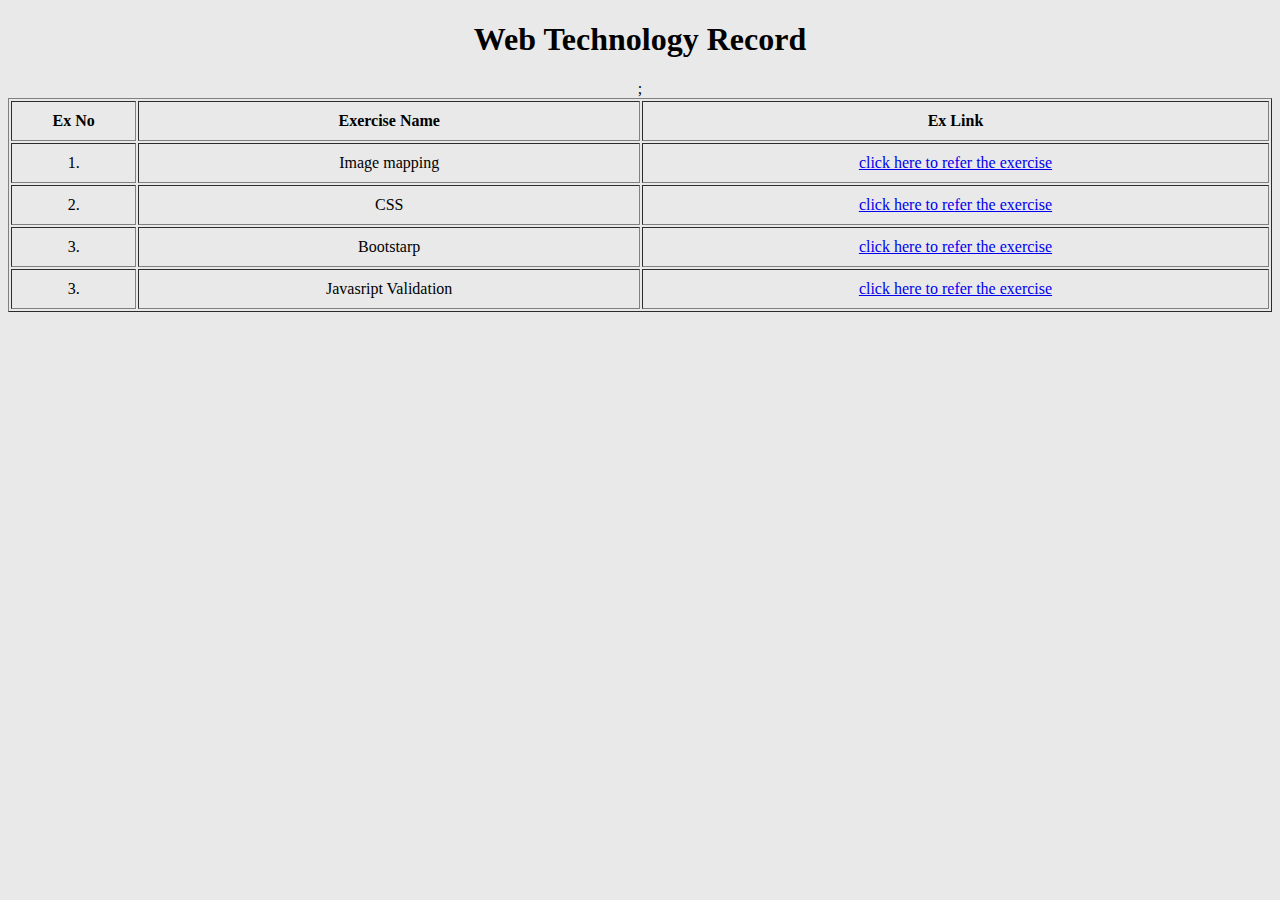
<file: index.html>
<!DOCTYPE html>
<html lang="en">
<head>
    <meta charset="UTF-8">
    <meta name="viewport" content="width=device-width, initial-scale=1.0">
    <title>Index</title>
    <style>
        body {
            background-color: #e9e9e9;
            text-align: center;
        }
        th,td{
            text-align: center;
            padding: 10px;
        }
    </style>
</head>
<body>
    <h1>Web Technology Record</h1>
    <table border="1" width="100%">
        <thead>
            <tr>
                <th width="10%">Ex No</th>;
                <th width="40%">Exercise Name</th>
                <th width="60%">Ex Link</th>
            </tr>
        </thead>
        <tr>
            <td>1.</td>
            <td>Image mapping</td>
            <td> <a href="ex 1 img map.html" target="_blank">click here to refer the exercise</a> </td>
        </tr>
        <tr>
            <td>2.</td>
            <td>CSS</td>
            <td> <a href="ex 2 css\ex 2.html" target="_blank">click here to refer the exercise</a> </td>
        </tr>
        <tr>
            <td>3.</td>
            <td>Bootstarp</td>
            <td> <a href="ex 3 \shop.html" target="_blank">click here to refer the exercise</a> </td>
        </tr>
        <tr>
            <td>3.</td>
            <td>Javasript Validation</td>
            <td> <a href="ex 3 \shop.html" target="_blank">click here to refer the exercise</a> </td>
        </tr>
    </table>
</body>
</html>
</file>
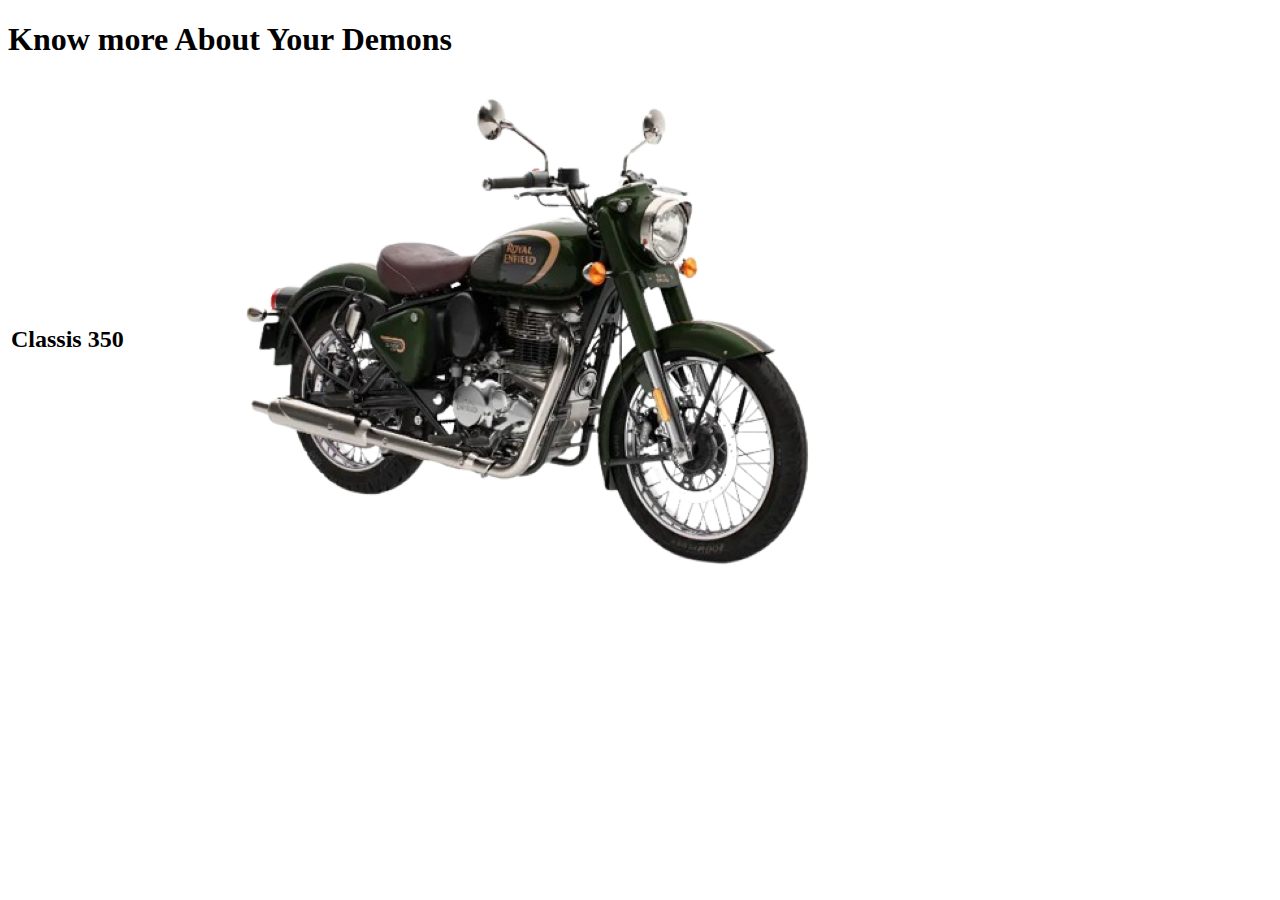
<file: ex 1 img map.html>
<!DOCTYPE html>
<html lang="en">
<head>
    <meta charset="UTF-8">
    <meta name="viewport" content="width=device-width, initial-scale=1.0">
    <title>Image Mapping</title>
</head>
<body>
    <h1>Know more About Your Demons</h1>
    <table>
        <tr>
            <td><h2>Classis 350</h2></td>
            <td><img src="reClassic350.png" alt="Classic 350" usemap="#bike"></td>
        </tr>
    </table>
    <map name="bike">
        <area shape="rect" coords="375,222,423,287" href="https://www.royalenfield.com/in/en/gma/engine/" target="_blank">
        <area shape="circle" coords="561,363,80" href="https://www.royalenfield.com/uk/en/gma/wheels/" target="_blank">
        <area shape="poly" coords="257,163,250,179,254,198,274,207,331,196,334,170,329,169,303,159" href="https://www.royalenfield.com/in/en/gma/seats/" target="_blank">
    </map>
</body>
</html>
</file>
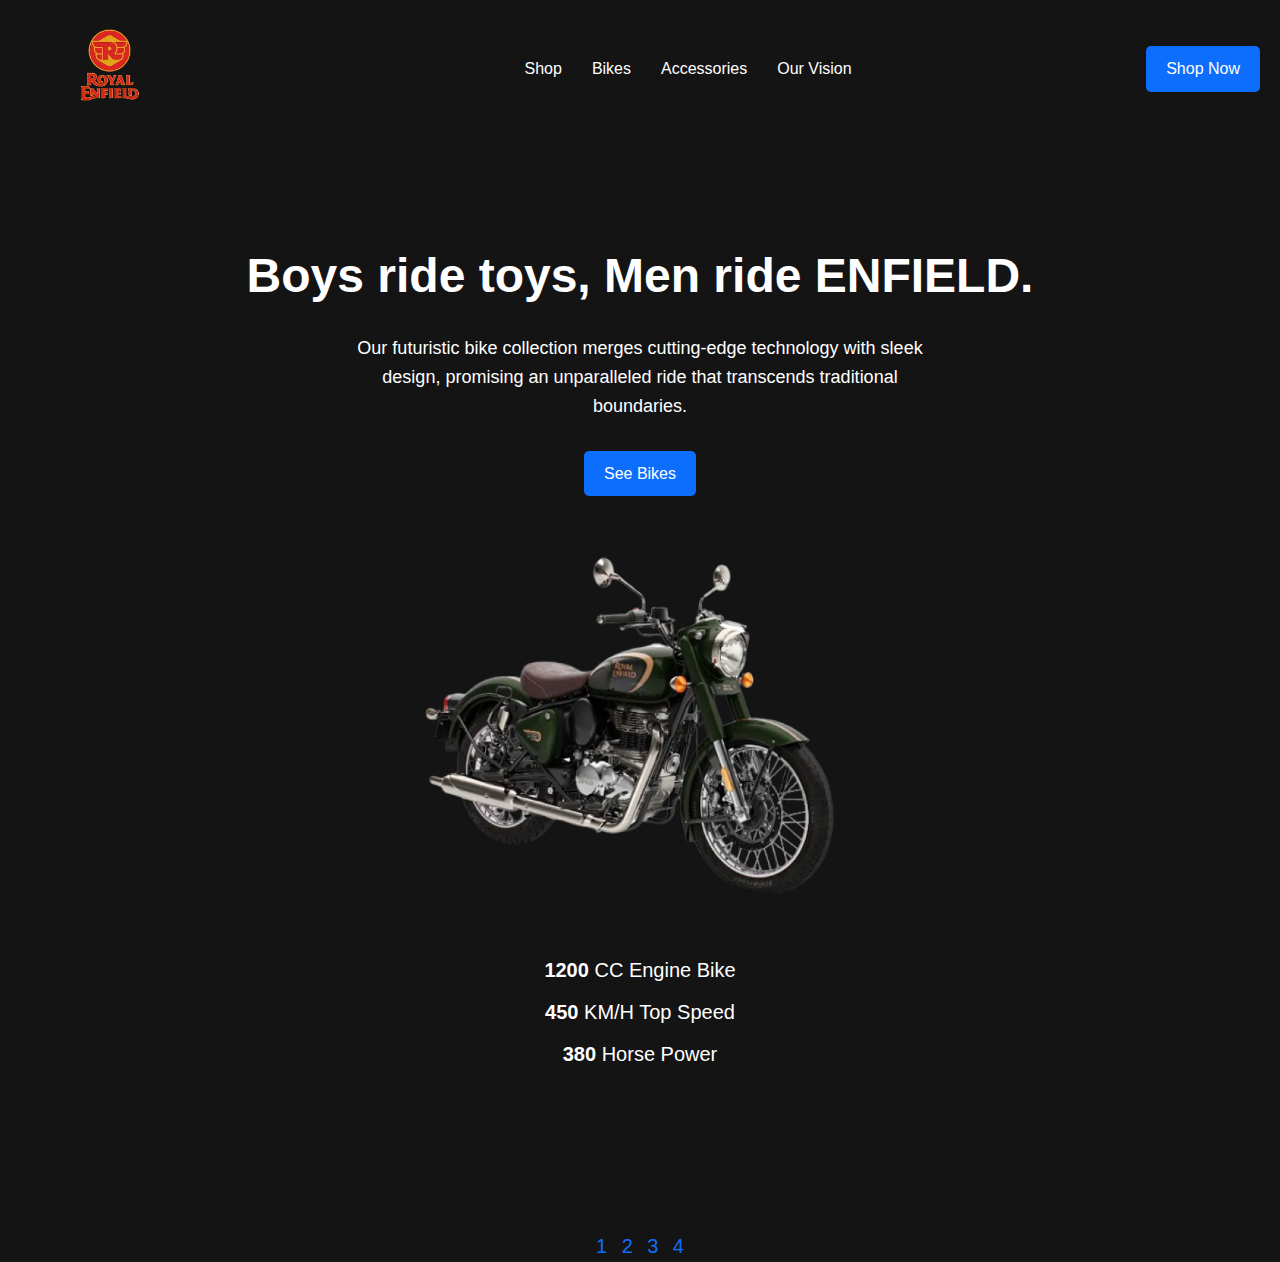
<file: ex 2 css/ex 2.html>
<!DOCTYPE html>
<html lang="en">
<head>
    <meta charset="UTF-8">
    <meta name="viewport" content="width=device-width, initial-scale=1.0">
    <title>Royal Enfield</title>
    <link rel="stylesheet" href="styles.css">
</head>
<body>
    <header>
        <div class="navbar">
            <div class="logo">
                <img src="images\re logo.png" alt="Yamaha Logo">
            </div>
            <nav>
                <ul>
                    <li><a href="#">Shop</a></li>
                    <li><a href="#">Bikes</a></li>
                    <li><a href="#">Accessories</a></li>
                    <li><a href="#">Our Vision</a></li>
                </ul>
            </nav>
            <a href="#" class="shop-now">Shop Now</a>
        </div>
    </header>

    <main>
        <section class="hero">
            <h1>Boys ride toys, Men ride ENFIELD.</h1>
            <p>Our futuristic bike collection merges cutting-edge technology with sleek design, promising an unparalleled ride that transcends traditional boundaries.</p>
            <a href="#" class="see-bikes">See Bikes</a>

            <div class="bike-image">
                <img src="images\reClassic350.png" alt="Futuristic Yamaha Bike">
            </div>

            <div class="bike-info">
                <ul>
                    <li><strong>1200</strong> CC Engine Bike</li>
                    <li><strong>450</strong> KM/H Top Speed</li>
                    <li><strong>380</strong> Horse Power</li>
                </ul>
            </div>
        </section>

        <div class="pagination">
            <a href="#">1</a>
            <a href="#">2</a>
            <a href="#">3</a>
            <a href="#">4</a>
        </div>
    </main>
</body>
</html>
</file>
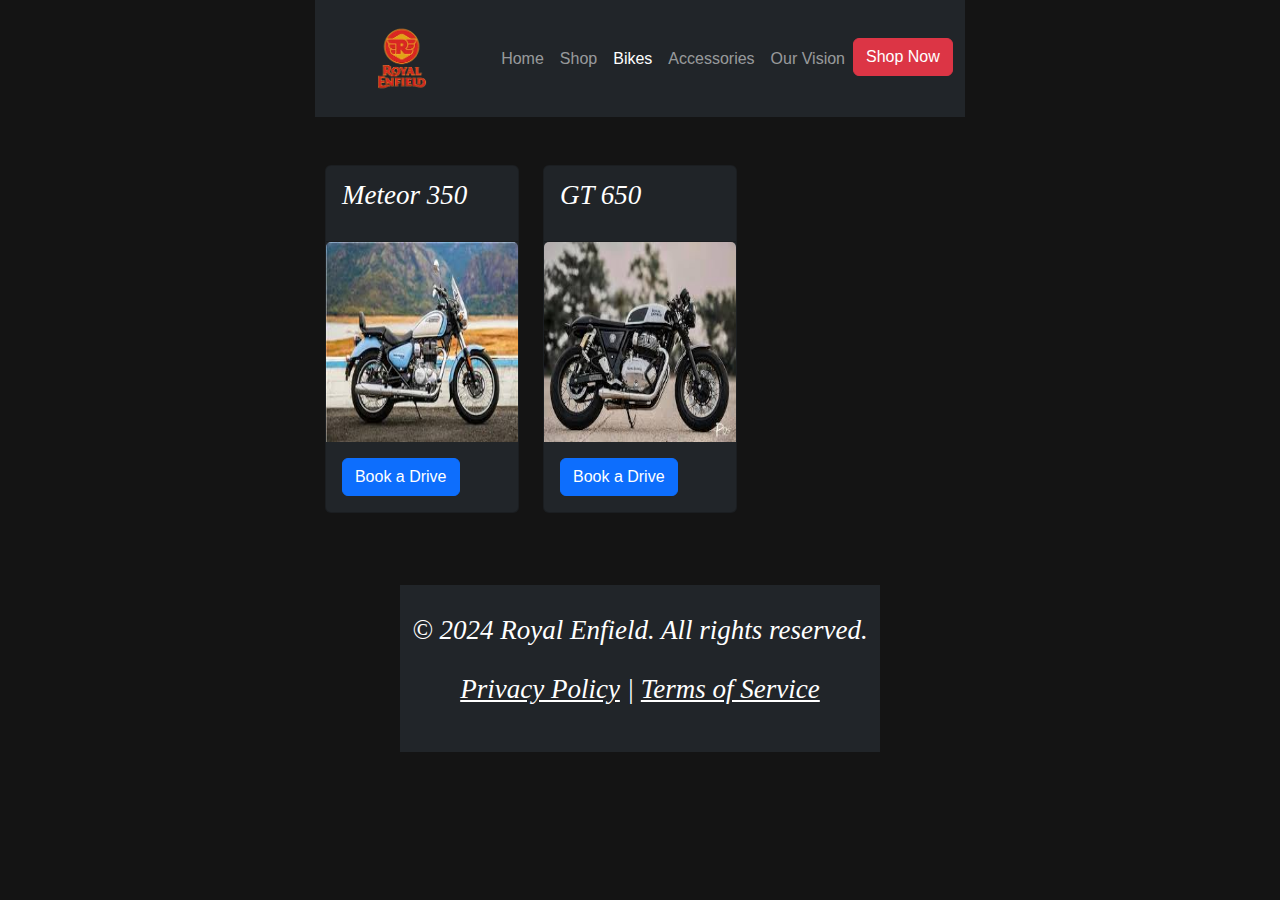
<file: ex 3/bike.html>
<!DOCTYPE html>
<html lang="en">
<head>
    <meta charset="UTF-8">
    <meta name="viewport" content="width=device-width, initial-scale=1.0">
    <title>Royal Enfield Shop</title>
    <!-- Bootstrap 5 CSS -->
    <link href="https://cdn.jsdelivr.net/npm/bootstrap@5.3.0-alpha1/dist/css/bootstrap.min.css" rel="stylesheet">
    <link rel="stylesheet" href="bike_style.css">
</head>
<body>
    <!-- Navbar -->
    <header class="bg-dark py-2">
        <div class="container">
            <nav class="navbar navbar-expand-lg navbar-dark">
                <a class="navbar-brand" href="#">
                    <img src="images/re logo.png" alt="Royal Enfield Logo" width="150">
                </a>
                <button class="navbar-toggler" type="button" data-bs-toggle="collapse" data-bs-target="#navbarNav" aria-controls="navbarNav" aria-expanded="false" aria-label="Toggle navigation">
                    <span class="navbar-toggler-icon"></span>
                </button>
                <div class="collapse navbar-collapse" id="navbarNav">
                    <ul class="navbar-nav ms-auto">
                        <li class="nav-item"></li>
                            <a class="nav-link" href="D:\5 SEM LAB\web tech\ex 2 css\home.html">Home</a>
                        </li>
                        <li class="nav-item">
                            <a class="nav-link" href="shop.html">Shop</a>
                        </li>
                        <li class="nav-item">
                            <a class="nav-link active" href="bike.html">Bikes</a>
                        </li>
                        <li class="nav-item">
                            <a class="nav-link" href="#">Accessories</a>
                        </li>
                        <li class="nav-item">
                            <a class="nav-link" href="#">Our Vision</a>
                        </li>
                        <li class="nav-item">
                            <a class="btn btn-danger" href="#">Shop Now</a>
                        </li>
                    </ul>
                </div>
            </nav>
        </div>
    </header>

    <section class="py-5">
        <div class="container">
            <div class="row">
                <!-- Bike Card 1 -->
                <div class="col-md-4 mb-4">
                    <div class="card bg-dark text-white">
                        <div class="card-header">
                            <p>Meteor 350</p>
                        </div>
                        <img src="images/meteor 350.jpeg" height="200 px" class="card-img-top" alt="meteor">
                        <div class="card-body">
                            <a href="D:\5 SEM LAB\web tech\ex 4\testdrive.html" class="btn btn-primary" target="_blank">Book a Drive</a>
                        </div>
                    </div>
                </div>
                <!-- Bike Card 2 -->
                <div class="col-md-4 mb-4">
                    <div class="card bg-dark text-white">
                        <div class="card-header">
                            <p>GT 650</p>
                        </div>
                        <img src="images/gt 650.jpeg" height="200 px" class="card-img-top" alt="gt650">
                        <div class="card-body">
                            <a href="D:\5 SEM LAB\web tech\ex 4\testdrive.html" class="btn btn-primary" target="_blank">Book a Drive</a>
                        </div>
                    </div>
                </div>
            </div>
        </div>
    </section>

    <!-- Footer -->
    <footer class="bg-dark text-white py-4">
        <div class="container text-center">
            <p>&copy; 2024 Royal Enfield. All rights reserved.</p>
            <p>
                <a href="#" class="text-white">Privacy Policy</a> | 
                <a href="#" class="text-white">Terms of Service</a>
            </p>
        </div>
    </footer>

    <!-- Bootstrap 5 JS and dependencies -->
    <script src="https://cdn.jsdelivr.net/npm/bootstrap@5.3.0-alpha1/dist/js/bootstrap.bundle.min.js"></script>
</body>
</html>
</file>
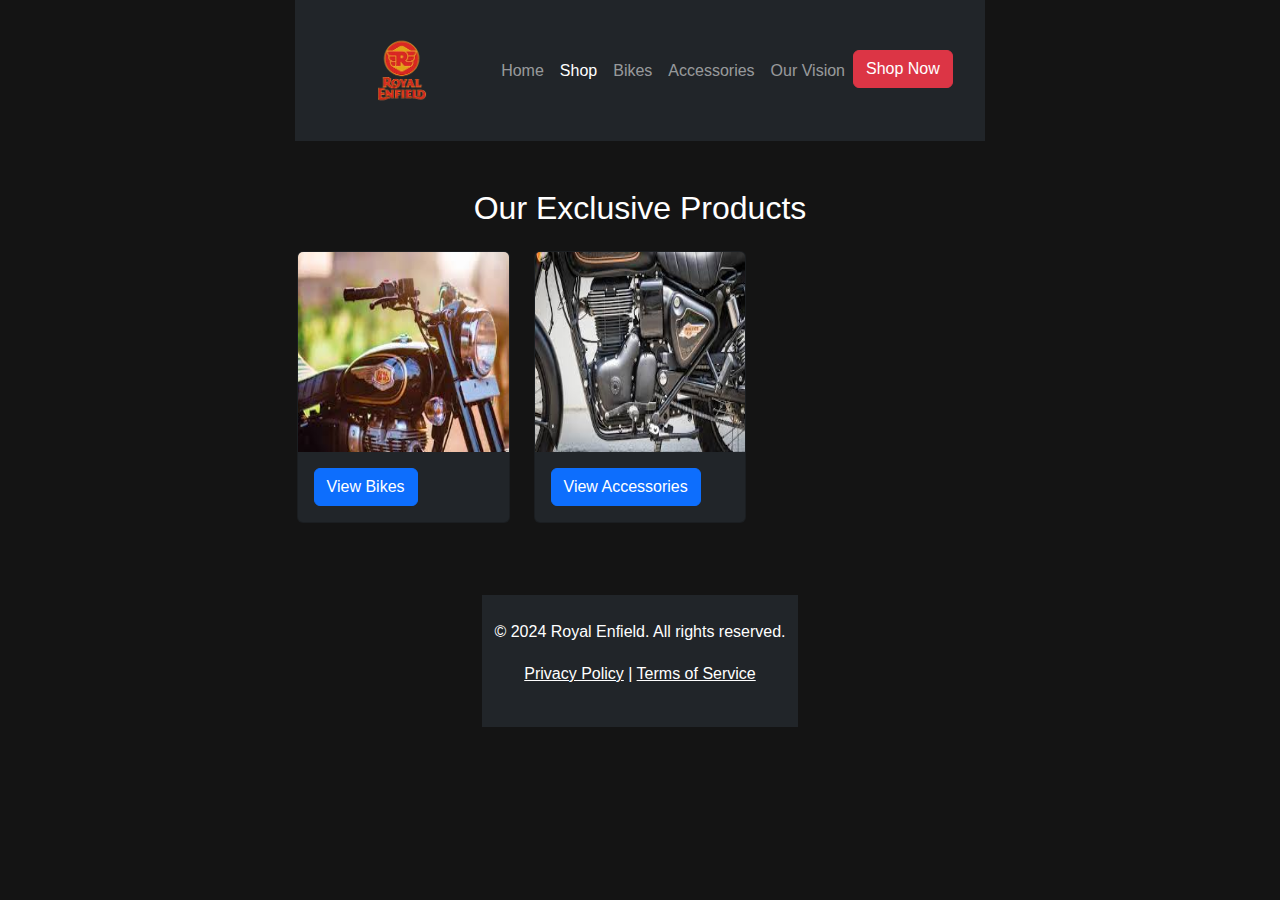
<file: ex 3/shop.html>
<!DOCTYPE html>
<html lang="en">
<head>
    <meta charset="UTF-8">
    <meta name="viewport" content="width=device-width, initial-scale=1.0">
    <title>Royal Enfield Shop</title>
    <!-- Bootstrap 5 CSS -->
    <link href="https://cdn.jsdelivr.net/npm/bootstrap@5.3.0-alpha1/dist/css/bootstrap.min.css" rel="stylesheet">
    <link rel="stylesheet" href="style.css">
</head>
<body>
    <!-- Navbar -->
    <header class="bg-dark py-2">
        <div class="container">
            <nav class="navbar navbar-expand-lg navbar-dark">
                <a class="navbar-brand" href="#">
                    <img src="images/re logo.png" alt="Royal Enfield Logo" width="150">
                </a>
                <button class="navbar-toggler" type="button" data-bs-toggle="collapse" data-bs-target="#navbarNav" aria-controls="navbarNav" aria-expanded="false" aria-label="Toggle navigation">
                    <span class="navbar-toggler-icon"></span>
                </button>
                <div class="collapse navbar-collapse" id="navbarNav">
                    <ul class="navbar-nav ms-auto">
                        <li class="nav-item"></li>
                            <a class="nav-link" href="D:\5 SEM LAB\web tech\ex 2 css\home.html">Home</a>
                        </li>
                        <li class="nav-item">
                            <a class="nav-link active" href="shop.html">Shop</a>
                        </li>
                        <li class="nav-item">
                            <a class="nav-link" href="bike.html">Bikes</a>
                        </li>
                        <li class="nav-item">
                            <a class="nav-link" href="#">Accessories</a>
                        </li>
                        <li class="nav-item">
                            <a class="nav-link" href="#">Our Vision</a>
                        </li>
                        <li class="nav-item">
                            <a class="btn btn-danger" href="#">Shop Now</a>
                        </li>
                    </ul>
                </div>
            </nav>
        </div>
    </header>

    <section class="py-5">
        <div class="container">
            <h2 class="text-center mb-4">Our Exclusive Products</h2>
            <div class="row">
                <!-- Product Card 1 -->
                <div class="col-md-4 mb-4">
                    <div class="card bg-dark text-white">
                        <img src="images/bike.jpeg" height="200 px" class="card-img-top" alt="Bike 1">
                        <div class="card-body">
                            <a href="bike.html" class="btn btn-primary">View Bikes</a>
                        </div>
                    </div>
                </div>
                <!-- Product Card 2 -->
                <div class="col-md-4 mb-4">
                    <div class="card bg-dark text-white">
                        <img src="images/accessioes.jpeg" height="200 px" class="card-img-top" alt="Bike 2">
                        <div class="card-body">
                            <a href="#" class="btn btn-primary">View Accessories</a>
                        </div>
                    </div>
                </div>
            </div>
        </div>
    </section>

    <!-- Footer -->
    <footer class="bg-dark text-white py-4">
        <div class="container text-center">
            <p>&copy; 2024 Royal Enfield. All rights reserved.</p>
            <p>
                <a href="#" class="text-white">Privacy Policy</a> | 
                <a href="#" class="text-white">Terms of Service</a>
            </p>
        </div>
    </footer>

    <!-- Bootstrap 5 JS and dependencies -->
    <script src="https://cdn.jsdelivr.net/npm/bootstrap@5.3.0-alpha1/dist/js/bootstrap.bundle.min.js"></script>
</body>
</html>
</file>
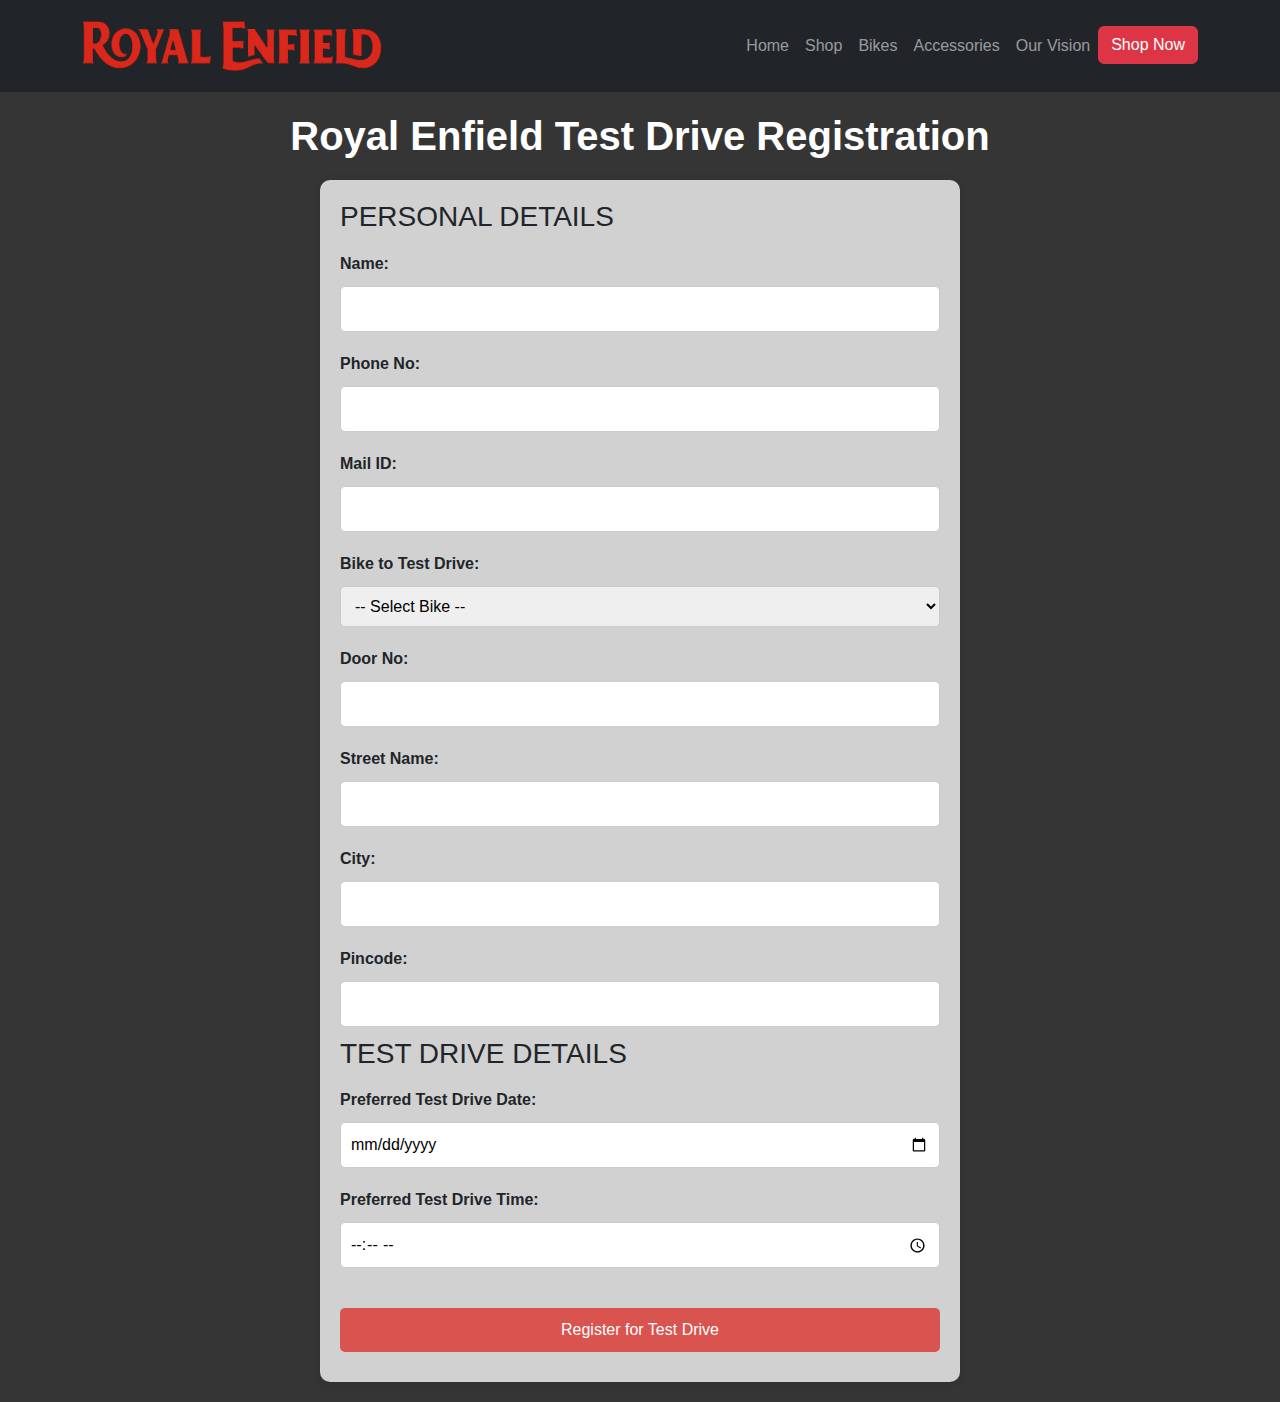
<file: ex 4/testdrive.html>
<!DOCTYPE html>
<html lang="en">

<head>
    <meta charset="UTF-8">
    <meta name="viewport" content="width=device-width, initial-scale=1.0">
    <title>Royal Enfield Shop - Test Drive Registration</title>
    <!-- Bootstrap 5 CSS -->
    <link href="https://cdn.jsdelivr.net/npm/bootstrap@5.3.0-alpha1/dist/css/bootstrap.min.css" rel="stylesheet">

    <script>
        function validateForm() {
            let name = document.getElementById("name").value;
            let phno = document.getElementById("phno").value;
            let mail = document.getElementById("mail").value;
            let stname = document.getElementById("stname").value;
            let city = document.getElementById("city").value;
            let pin = document.getElementById("pin").value;
            let date = document.getElementById("testDate").value;
            let time = document.getElementById("testTime").value;

            let phonePattern = /^[0-9]{10}$/;
            let emailPattern = /^[a-zA-Z0-9._-]+@[a-zA-Z0-9.-]+\.[a-zA-Z]{2,6}$/;

            if (name == "" || phno == "" || mail == "" || doorno == "" || stname == "" || city == "" || pin == "" || date == "" || time == "") {
                alert("All fields must be filled out");
                return false;
            }
            if (!phonePattern.test(phno)) {
                alert("Please enter a valid 10-digit phone number");
                return false;
            }
            if (!emailPattern.test(mail)) {
                alert("Please enter a valid email address");
                return false;
            }
            return true;
        }
    </script>

    <style>
        body {
            background-color: #353535;
            font-family: Arial, sans-serif;
        }

        h1 {
            margin-top: 20px;
            color: #ffffff;
            font-weight: bold;
        }

        form {
            background-color: #ffffffc5;
            padding: 20px;
            border-radius: 10px;
            box-shadow: 0 0 10px rgba(0, 0, 0, 0.1);
            width: 50%;
            margin: 20px auto;
        }

        label {
            font-weight: bold;
            margin-top: 10px;
            display: inline-block;
        }

        input,
        select {
            width: 100%;
            padding: 10px;
            margin: 10px 0;
            border: 1px solid #ccc;
            border-radius: 5px;
        }

        .button-border {
            padding: 10px 20px;
            background-color: #d9534f;
            color: #fff;
            border: none;
            border-radius: 5px;
            cursor: pointer;
            transition: background-color 0.3s ease;
        }

        .button-border:hover {
            background-color: #c9302c;
        }

        .navbar-brand img {
            height: 50px;
        }

        footer {
            text-align: center;
            margin-top: 20px;
        }
    </style>

</head>

<body>
    <!-- Navbar -->
    <header class="bg-dark py-2">
        <div class="container">
            <nav class="navbar navbar-expand-lg navbar-dark">
                <a class="navbar-brand" href="#">
                    <img src="images/re logo.png" alt="Royal Enfield Logo" width="300">
                </a>
                <button class="navbar-toggler" type="button" data-bs-toggle="collapse" data-bs-target="#navbarNav"
                    aria-controls="navbarNav" aria-expanded="false" aria-label="Toggle navigation">
                    <span class="navbar-toggler-icon"></span>
                </button>
                <div class="collapse navbar-collapse" id="navbarNav">
                    <ul class="navbar-nav ms-auto">
                        <li class="nav-item">
                            <a class="nav-link" href="D:\5 SEM LAB\web tech\ex 2 css\home.html">Home</a>
                        </li>
                        <li class="nav-item">
                            <a class="nav-link" href="D:\5 SEM LAB\web tech\ex 3\shop.html">Shop</a>
                        </li>
                        <li class="nav-item">
                            <a class="nav-link" href="D:\5 SEM LAB\web tech\ex 3\bike.html">Bikes</a>
                        </li>
                        <li class="nav-item">
                            <a class="nav-link" href="#">Accessories</a>
                        </li>
                        <li class="nav-item">
                            <a class="nav-link" href="#">Our Vision</a>
                        </li>
                        <li class="nav-item">
                            <a class="btn btn-danger" href="#">Shop Now</a>
                        </li>
                    </ul>
                </div>
            </nav>
        </div>
    </header>

    <!-- Test Drive Form -->
    <h1 style="text-align: center;">Royal Enfield Test Drive Registration</h1>
    <form onsubmit="return validateForm()">
        <h3>PERSONAL DETAILS</h3>
        <label for="name">Name:</label>
        <input type="text" id="name" name="name">

        <label for="phno">Phone No:</label>
        <input type="text" id="phno" name="phno">

        <label for="mail">Mail ID:</label>
        <input type="text" id="mail" name="mail">

        <label for="bike">Bike to Test Drive:</label>
        <select id="bike" name="bike">
            <option value="">-- Select Bike --</option>
            <option value="Classic 350">Classic 350</option>
            <option value="Interceptor 650">Interceptor 650</option>
            <option value="Himalayan">Himalayan</option>
            <option value="Meteor 350">Meteor 350</option>
        </select>

        <label for="doorno">Door No:</label>
        <input type="text" id="doorno" name="doorno">

        <label for="stname">Street Name:</label>
        <input type="text" id="stname" name="stname">

        <label for="city">City:</label>
        <input type="text" id="city" name="city">

        <label for="pin">Pincode:</label>
        <input type="text" id="pin" name="pin">

        <!-- Additional Fields for Test Drive -->
        <h3>TEST DRIVE DETAILS</h3>
        <label for="testDate">Preferred Test Drive Date:</label>
        <input type="date" id="testDate" name="testDate">

        <label for="testTime">Preferred Test Drive Time:</label>
        <input type="time" id="testTime" name="testTime">

        <footer>
            <input type="submit" value="Register for Test Drive" class="button-border">
        </footer>
    </form>

</body>

</html>
</file>
<file: ex 2 css/styles.css>
* {
    margin: 0;
    padding: 0;
    box-sizing: border-box;
}

body {
    font-family: 'Arial', sans-serif;
    background-color: #141414;
    color: #fff;
    line-height: 1.6;
}

.navbar {
    display: flex;
    justify-content: space-between;
    align-items: center;
    padding: 20px;
}

.navbar .logo img {
    width: 180px;
}

.navbar nav ul {
    display: flex;
    list-style: none;
}

.navbar nav ul li {
    margin-left: 30px;
}

.navbar nav ul li a {
    color: #fff;
    text-decoration: none;
    font-size: 16px;
}

.shop-now {
    background-color: #0d6efd;
    color: #fff;
    padding: 10px 20px;
    text-decoration: none;
    border-radius: 5px;
}

.hero {
    text-align: center;
    padding: 100px 20px;
}

.hero h1 {
    font-size: 48px;
    margin-bottom: 20px;
}

.hero p {
    font-size: 18px;
    margin-bottom: 30px;
    max-width: 600px;
    margin-left: auto;
    margin-right: auto;
}

.see-bikes {
    background-color: #0d6efd;
    color: #fff;
    padding: 10px 20px;
    text-decoration: none;
    border-radius: 5px;
    display: inline-block;
    margin-bottom: 50px;
}

.bike-image img {
    width: 80%;
    max-width: 600px;
    margin-bottom: 30px;
}

.bike-info {
    font-size: 20px;
    text-align: center;
}

.bike-info ul {
    list-style: none;
}

.bike-info ul li {
    margin-bottom: 10px;
}

.pagination {
    text-align: center;
    margin-top: 50px;
}

.pagination a {
    color: #0d6efd;
    text-decoration: none;
    margin: 0 5px;
    font-size: 20px;
}
</file>
<file: ex 3/bike_style.css>
* {
    margin: 0;
    padding: 0;
    box-sizing: border-box;
}

body {
    font-family: 'Arial', sans-serif;
    background-color: #141414;
    color: #fff;
    line-height: 1.6;
    justify-items: center;
}

p{
    font-size: 3vh;
    font-style: italic;
    font-family: Georgia, 'Times New Roman', Times, serif;
}

h2{
    font-size: 5vh;
    font-family: Georgia, 'Times New Roman', Times, serif;
}
</file>
<file: ex 3/style.css>
* {
    margin: 0;
    padding: 0;
    box-sizing: border-box;
}

body {
    font-family: 'Arial', sans-serif;
    background-color: #141414;
    color: #fff;
    line-height: 1.6;
    justify-items: center;
}

.navbar {
    display: flex;
    justify-content: space-between;
    align-items: center;
    padding: 20px;
}

.navbar .logo img {
    width: 350px;
}

.navbar nav ul {
    display: flex;
    list-style: none;
}

.navbar nav ul li {
    margin-left: 30px;
}

.navbar nav ul li a {
    color: #fff;
    text-decoration: none;
    font-size: 16px;
}
</file>
